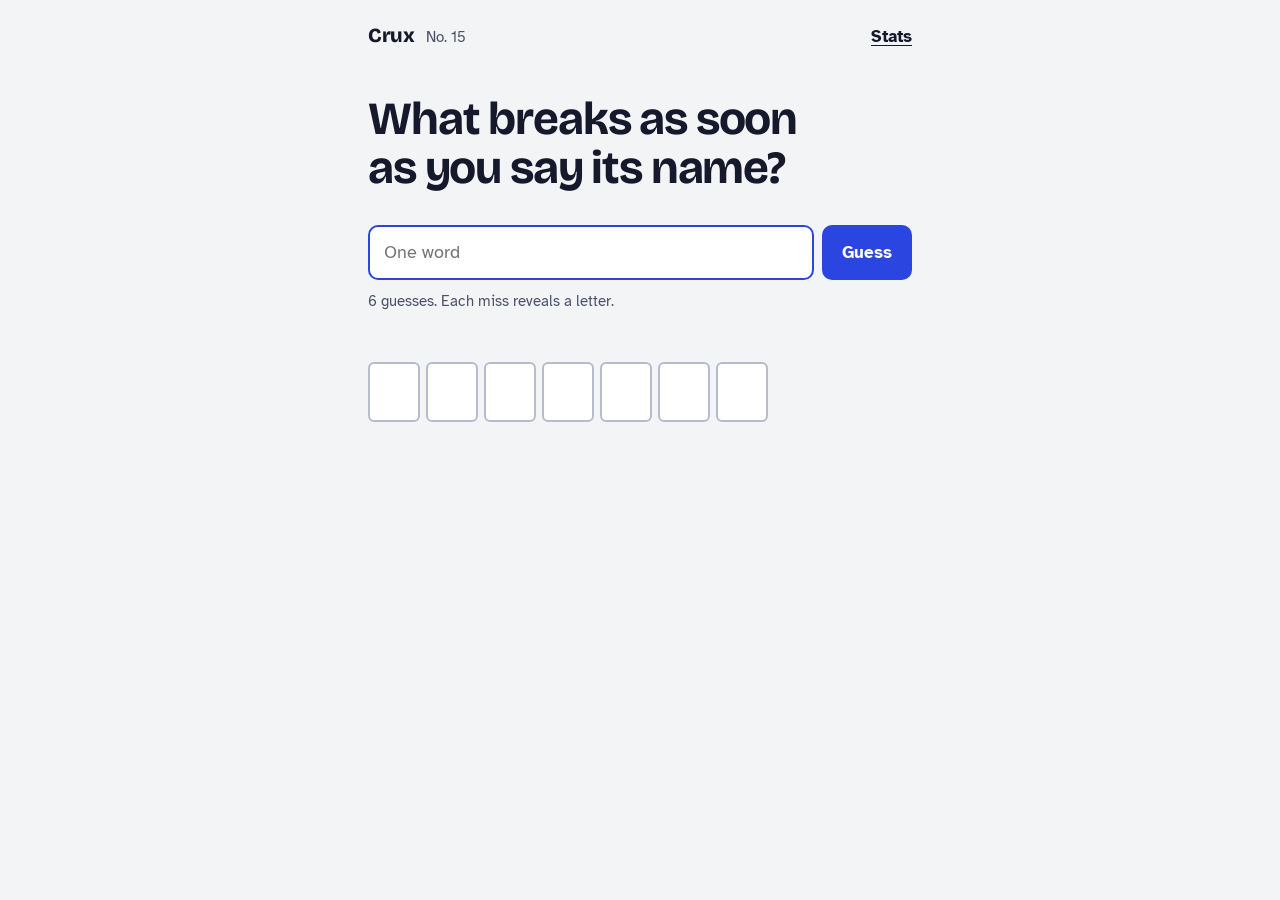
<file: index.html>
<!doctype html>
<html lang="en">
<head>
  <meta charset="utf-8">
  <meta name="viewport" content="width=device-width, initial-scale=1">
  <title>Crux</title>
  <meta name="description" content="A new question every day. The answer is always one word.">

  <!-- Link previews (Discord, iMessage, Slack, X...). URLs must be absolute. -->
  <meta property="og:type" content="website">
  <meta property="og:site_name" content="Crux">
  <meta property="og:title" content="Crux: today's question">
  <meta property="og:description" content="A new question every day. The answer is always one word. Six guesses, ranked by how close you are.">
  <meta property="og:url" content="https://crux.ssander.xyz/">
  <meta property="og:image" content="https://crux.ssander.xyz/og.png">
  <meta property="og:image:width" content="1200">
  <meta property="og:image:height" content="630">
  <meta property="og:image:alt" content="Crux. A new question every day. The answer is always one word.">
  <meta name="twitter:card" content="summary_large_image">
  <meta name="theme-color" content="#2b45e0">
  <link rel="icon" href="data:image/svg+xml,%3Csvg xmlns='http://www.w3.org/2000/svg' viewBox='0 0 64 64'%3E%3Crect width='64' height='64' rx='14' fill='%232b45e0'/%3E%3Ctext x='32' y='46' font-family='Arial Black,Arial,sans-serif' font-weight='900' font-size='40' text-anchor='middle' fill='%23ffd23f'%3EC%3C/text%3E%3C/svg%3E">
  <link rel="preconnect" href="https://fonts.googleapis.com">
  <link rel="preconnect" href="https://fonts.gstatic.com" crossorigin>
  <link href="https://fonts.googleapis.com/css2?family=Atkinson+Hyperlegible:wght@400;700&family=Bricolage+Grotesque:opsz,wght@12..96,500..800&display=swap" rel="stylesheet">
  <link rel="stylesheet" href="style.css">
</head>
<body>
  <header class="topbar">
    <h1 class="mark">Crux</h1>
    <span class="no" id="no"></span>
    <button class="plain" id="open-stats" type="button">Stats</button>
  </header>

  <main class="game">
    <p class="question" id="question"></p>

    <form class="entry" id="form" autocomplete="off">
      <label for="guess" class="sr">Your one-word answer</label>
      <input id="guess" type="text" autocapitalize="none" autocorrect="off" spellcheck="false" maxlength="60" placeholder="One word">
      <button type="submit">Guess</button>
    </form>
    <p class="left" id="left"></p>
    <p class="say" id="say" role="status" aria-live="polite"></p>

    <section class="result" id="result" hidden>
      <p class="verdict" id="verdict"></p>
      <button type="button" id="share">Copy result</button>
      <p class="next" id="next">Next question in <span id="countdown"></span></p>
    </section>

    <div class="tiles" id="tiles" role="img"></div>
    <p class="hint" id="hint" hidden></p>

    <section class="history" id="history" hidden>
      <h2 class="history-title">Closest in meaning</h2>
      <ol class="guesses" id="guesses"></ol>
    </section>
  </main>

  <dialog class="stats" id="stats" aria-labelledby="stats-title">
    <h2 id="stats-title">Your stats</h2>
    <dl class="numbers">
      <div><dt>Played</dt><dd id="s-played">0</dd></div>
      <div><dt>Won</dt><dd id="s-win">0%</dd></div>
      <div><dt>Streak</dt><dd id="s-streak">0</dd></div>
      <div><dt>Best streak</dt><dd id="s-max">0</dd></div>
    </dl>
    <h3>Solved on guess</h3>
    <ol class="dist" id="s-dist"></ol>
    <p class="warn" id="no-save" hidden>This browser isn't saving your stats, possibly because you're in a private window. They'll be gone when you close it.</p>
    <details class="backup">
      <summary>Move your stats to another device</summary>
      <p>Stats are saved in this browser only. Copy a backup code here, then paste it into Crux on your other device or browser.</p>
      <button type="button" id="copy-backup">Copy backup code</button>
      <label for="restore-code">Paste a backup code (replaces the stats in this browser)</label>
      <textarea id="restore-code" rows="2" spellcheck="false" autocomplete="off"></textarea>
      <button type="button" id="restore" class="secondary">Restore stats</button>
      <p class="backup-say" id="backup-say" role="status" aria-live="polite"></p>
    </details>
    <form method="dialog"><button type="submit">Close</button></form>
  </dialog>

  <script src="questions.js"></script>
  <script src="game.js"></script>
</body>
</html>
</file>
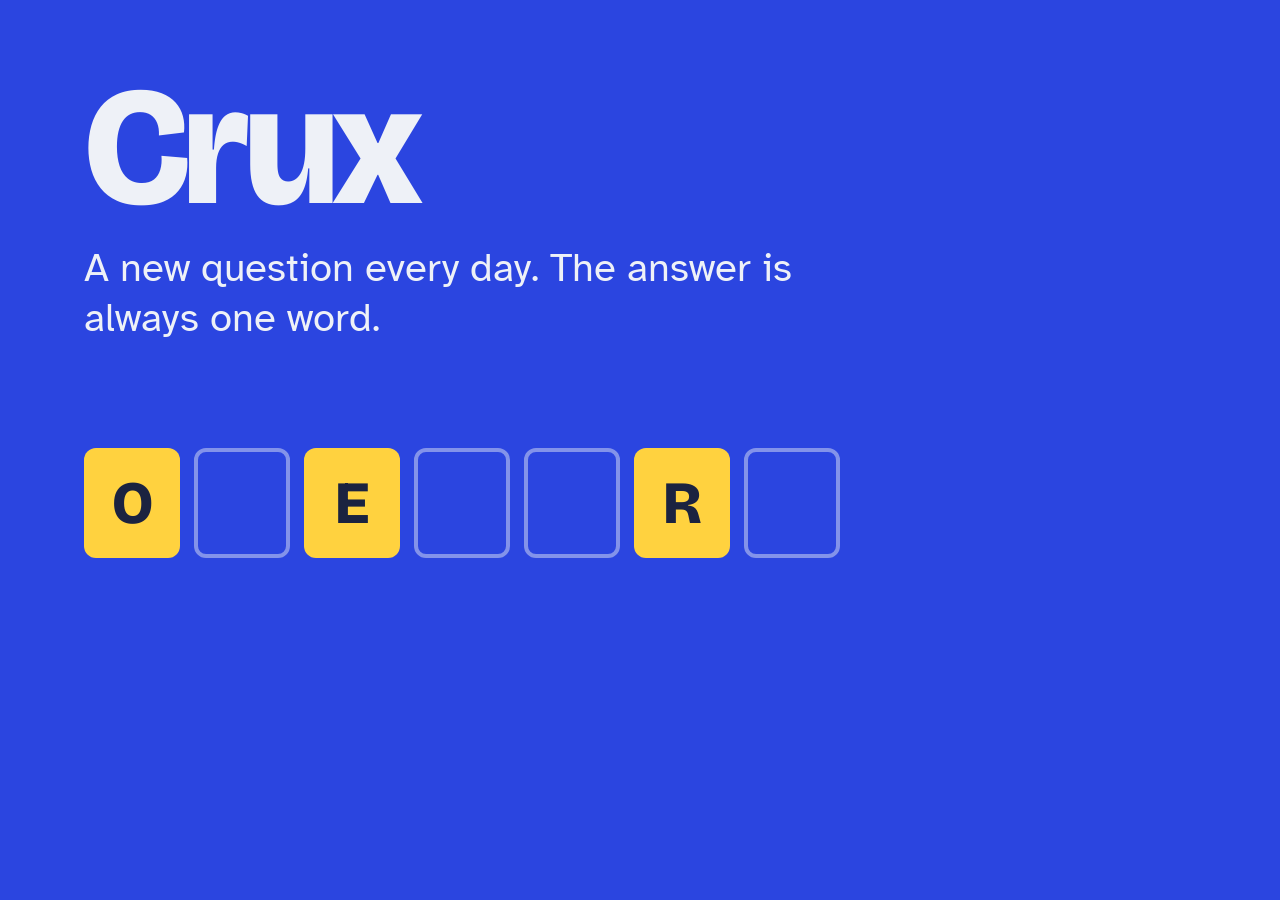
<file: tools/og-image.html>
<!doctype html>
<!-- Source for og.png (the link-preview image). Regenerate with: python tools/make_og_image.py -->
<html lang="en">
<head>
<meta charset="utf-8">
<link href="https://fonts.googleapis.com/css2?family=Atkinson+Hyperlegible:wght@400;700&family=Bricolage+Grotesque:opsz,wght@12..96,500..800&display=block" rel="stylesheet">
<style>
  html, body { margin: 0; }
  body {
    width: 1200px; height: 630px; box-sizing: border-box;
    padding: 72px 84px;
    background: #2b45e0;
    color: #eef1f7;
    display: flex; flex-direction: column; justify-content: space-between;
    font-family: "Atkinson Hyperlegible", sans-serif;
  }
  .mark { font: 800 168px/0.9 "Bricolage Grotesque", sans-serif; letter-spacing: -0.04em; margin: 0; }
  .line { font-size: 40px; line-height: 1.25; margin: 20px 0 0; max-width: 820px; }
  .tiles { display: flex; gap: 14px; }
  .tile {
    width: 96px; height: 110px; border-radius: 12px;
    display: grid; place-items: center;
    font: 800 60px/1 "Bricolage Grotesque", sans-serif;
    color: #1b2340; background: #ffd23f;
  }
  .tile.empty { background: transparent; border: 4px solid rgb(238 241 247 / 0.45); box-sizing: border-box; }
</style>
</head>
<body>
  <div>
    <h1 class="mark">Crux</h1>
    <p class="line">A new question every day. The answer is always one word.</p>
  </div>
  <div class="tiles">
    <span class="tile">O</span><span class="tile empty"></span><span class="tile">E</span><span class="tile empty"></span><span class="tile empty"></span><span class="tile">R</span><span class="tile empty"></span>
  </div>
</body>
</html>
</file>
<file: style.css>
:root {
  --paper: #f3f4f6;
  --ink: #15192b;
  --ink-soft: #4a5068;
  --cobalt: #2b45e0;       /* accent text: messages, focus rings, links */
  --button: #2b45e0;
  --button-ink: #ffffff;
  --tile: #ffffff;
  --rule: #b6bccb;         /* outlines of inputs and empty tiles */
  --track: #e1e4ea;        /* empty part of the closeness meters */
  --marker: #ffd23f;
  --marker-ink: #15192b;
  --correct: #1a8f5f;
  --wrong: #c8423c;
  --hot: #f2541b;
  --warm: #f0a000;
  --cool: #6b7fe0;

  --display: "Bricolage Grotesque", "Arial Narrow", sans-serif;
  --body: "Atkinson Hyperlegible", system-ui, sans-serif;
  color-scheme: light;
}

@media (prefers-color-scheme: dark) {
  :root {
    --paper: #1d1e23;
    --ink: #f4f5f7;
    --ink-soft: #b9bdc9;
    --cobalt: #9aabff;
    --button: #4a62ff;
    --button-ink: #ffffff;
    --tile: #2a2c33;
    --rule: #5a5f6e;
    --track: #33363e;
    --marker: #ffd23f;
    --marker-ink: #15192b;
    --correct: #34c285;
    --wrong: #ff8a80;
    --hot: #ff7340;
    --warm: #ffc145;
    --cool: #8193ff;
    color-scheme: dark;
  }
}

* { box-sizing: border-box; }

body {
  margin: 0;
  min-height: 100vh;
  background: var(--paper);
  color: var(--ink);
  font: 400 1.0625rem/1.5 var(--body);
}

button, input { font: inherit; color: inherit; }

:focus-visible { outline: 3px solid var(--cobalt); outline-offset: 2px; }

.sr {
  position: absolute; width: 1px; height: 1px; overflow: hidden;
  clip: rect(0 0 0 0); white-space: nowrap;
}

/* Header */
.topbar {
  display: flex;
  align-items: baseline;
  gap: 0.75rem;
  max-width: 36rem;
  margin: 0 auto;
  padding: 1.25rem 1rem 0;
}
.mark {
  margin: 0;
  font: 800 1.25rem/1 var(--display);
  letter-spacing: -0.02em;
}
.no { color: var(--ink-soft); font-size: 0.9375rem; }
.plain {
  margin-left: auto;
  padding: 0.25rem 0;
  border: 0;
  background: none;
  font-weight: 700;
  text-decoration: underline;
  text-underline-offset: 0.2em;
  cursor: pointer;
}

/* Game column */
.game {
  max-width: 36rem;
  margin: 0 auto;
  padding: 2.5rem 1rem 4rem;
}

/* The question is the hero */
.question {
  margin: 0 0 2rem;
  font: 700 clamp(1.875rem, 1.2rem + 3.2vw, 2.875rem)/1.08 var(--display);
  font-optical-sizing: auto;
  letter-spacing: -0.025em;
  text-wrap: balance;
}

/* Answer tiles */
.tiles {
  container-type: inline-size;
  display: flex;
  flex-wrap: wrap;
  gap: 6px;
  min-height: 2rem;
  margin-top: 1.25rem;
}
.tile {
  --t: min(3.25rem, calc((100cqi - (var(--n) - 1) * 6px) / var(--n)));
  display: grid;
  place-items: center;
  width: var(--t);
  height: calc(var(--t) * 1.15);
  border: 2px solid var(--rule);
  border-radius: 6px;
  background: var(--tile);
  font: 800 calc(var(--t) * 0.56)/1 var(--display);
  text-transform: uppercase;
}
.tile.shown {
  border-color: var(--marker);
  background: var(--marker);
  color: var(--marker-ink);
}
.tile.shown.fresh { animation: pop 260ms ease-out; }
.tile.solved {
  border-color: var(--correct);
  background: var(--correct);
  color: #fff;
  animation: flip 520ms ease-in-out both;
  animation-delay: calc(var(--i) * 70ms);
}
.tile.missed { border-color: var(--wrong); color: var(--wrong); }

.hint {
  margin: 1rem 0 0;
  color: var(--ink-soft);
}
.hint strong { color: var(--ink); }

/* Guess entry */
.entry {
  display: flex;
  gap: 0.5rem;
}
.entry input {
  flex: 1;
  min-width: 0;
  padding: 0.75rem 0.875rem;
  border: 2px solid var(--rule);
  border-radius: 10px;
  background: var(--tile);
  font-size: 1.125rem;
}
.entry input:focus-visible { outline: none; border-color: var(--cobalt); }
.entry button, .result button, .stats button {
  padding: 0.75rem 1.25rem;
  border: 0;
  border-radius: 10px;
  background: var(--button);
  color: var(--button-ink);
  font-weight: 700;
  cursor: pointer;
}
.entry.shake { animation: shake 320ms ease-in-out; }
.entry[hidden] { display: none; }

.left { margin: 0.625rem 0 0; color: var(--ink-soft); font-size: 0.9375rem; }
.say { margin: 0.25rem 0 0; min-height: 1.5em; font-weight: 700; color: var(--cobalt); }

/* Guesses, closest in meaning first */
.history { margin-top: 2.5rem; }
.history[hidden] { display: none; }
.history-title {
  margin: 0 0 0.5rem;
  font-size: 0.9375rem;
  font-weight: 700;
  color: var(--ink-soft);
}
.guesses { margin: 0; padding: 0; list-style: none; }
.guess {
  --heat: var(--rule);
  display: grid;
  grid-template-columns: minmax(5rem, 9rem) 1fr 4.25rem;
  align-items: center;
  gap: 0.75rem;
  padding: 0.5rem 0.625rem;
  margin-left: -0.625rem;
  margin-right: -0.625rem;
  border-radius: 8px;
}
.guess + .guess { margin-top: 2px; }
.guess .word { overflow-wrap: anywhere; font-weight: 700; }
.guess .meter {
  height: 0.625rem;
  border-radius: 999px;
  background: var(--track);
  overflow: hidden;
}
.guess .meter span {
  display: block;
  height: 100%;
  border-radius: inherit;
  background: var(--heat);
  transition: width 300ms ease-out;
}
.guess .rank { text-align: right; font-variant-numeric: tabular-nums; color: var(--ink-soft); font-size: 0.9375rem; }
.guess.correct { --heat: var(--correct); }
.guess.correct .word, .guess.correct .rank { color: var(--correct); font-weight: 700; }
.guess.hot { --heat: var(--hot); }
.guess.warm { --heat: var(--warm); }
.guess.cool { --heat: var(--cool); }
.guess.cold .word { color: var(--ink-soft); }
.guess.latest { background: color-mix(in srgb, var(--cobalt) 12%, transparent); }

/* End of game */
.result { margin-top: 0.5rem; }
.result[hidden] { display: none; }
.verdict {
  margin: 0 0 1rem;
  font: 700 1.5rem/1.2 var(--display);
  letter-spacing: -0.01em;
}
.next { margin: 1rem 0 0; color: var(--ink-soft); }
#countdown { font-variant-numeric: tabular-nums; color: var(--ink); font-weight: 700; }

/* Stats dialog */
.stats {
  width: min(24rem, calc(100vw - 2rem));
  padding: 1.5rem;
  border: 0;
  border-radius: 16px;
  background: var(--tile);
  color: var(--ink);
}
.stats::backdrop { background: rgb(0 0 0 / 0.6); }
.stats h2 { margin: 0 0 1rem; font: 800 1.5rem/1.1 var(--display); }
.stats h3 { margin: 1.5rem 0 0.5rem; font-size: 1rem; }
.numbers { display: grid; grid-template-columns: repeat(4, 1fr); gap: 0.5rem; margin: 0; }
.numbers div { display: flex; flex-direction: column-reverse; }
.numbers dt { color: var(--ink-soft); font-size: 0.8125rem; line-height: 1.2; }
.numbers dd { margin: 0; font: 800 1.75rem/1.1 var(--display); }
.dist { margin: 0 0 1.5rem; padding: 0; list-style: none; }
.dist li { display: flex; align-items: center; gap: 0.5rem; margin: 0.25rem 0; }
.dist .k { width: 0.75rem; color: var(--ink-soft); font-variant-numeric: tabular-nums; }
.dist .bar {
  min-width: 1.75rem;
  padding: 0.125rem 0.5rem;
  border-radius: 4px;
  background: var(--rule);
  text-align: right;
  font-weight: 700;
  font-size: 0.875rem;
}
.dist .bar.today { background: var(--correct); color: #fff; }

.warn {
  margin: 0 0 1rem;
  padding: 0.625rem 0.75rem;
  border-radius: 8px;
  background: color-mix(in srgb, var(--wrong) 14%, transparent);
  font-size: 0.9375rem;
}
.warn[hidden] { display: none; }
.backup { margin: 0 0 1.25rem; font-size: 0.9375rem; }
.backup summary { cursor: pointer; font-weight: 700; padding: 0.25rem 0; }
.backup p { margin: 0.5rem 0; color: var(--ink-soft); }
.backup label { display: block; margin: 1rem 0 0.375rem; color: var(--ink-soft); }
.backup textarea {
  display: block;
  width: 100%;
  padding: 0.5rem 0.625rem;
  border: 2px solid var(--rule);
  border-radius: 8px;
  background: var(--paper);
  color: var(--ink);
  font: 0.8125rem/1.4 ui-monospace, Consolas, monospace;
  resize: vertical;
  word-break: break-all;
}
.backup textarea:focus-visible { outline: none; border-color: var(--cobalt); }
.backup button { margin-top: 0.5rem; }
.stats button.secondary { background: transparent; color: var(--cobalt); box-shadow: inset 0 0 0 2px var(--cobalt); }
.backup .backup-say { min-height: 1.4em; color: var(--cobalt); font-weight: 700; }

@keyframes pop {
  0% { transform: scale(0.85); }
  60% { transform: scale(1.08); }
  100% { transform: scale(1); }
}
@keyframes flip {
  0% { transform: rotateX(0); }
  50% { transform: rotateX(90deg); }
  100% { transform: rotateX(0); }
}
@keyframes shake {
  20%, 60% { transform: translateX(-6px); }
  40%, 80% { transform: translateX(6px); }
}

@media (prefers-reduced-motion: reduce) {
  *, *::before, *::after { animation: none !important; }
}
</file>
